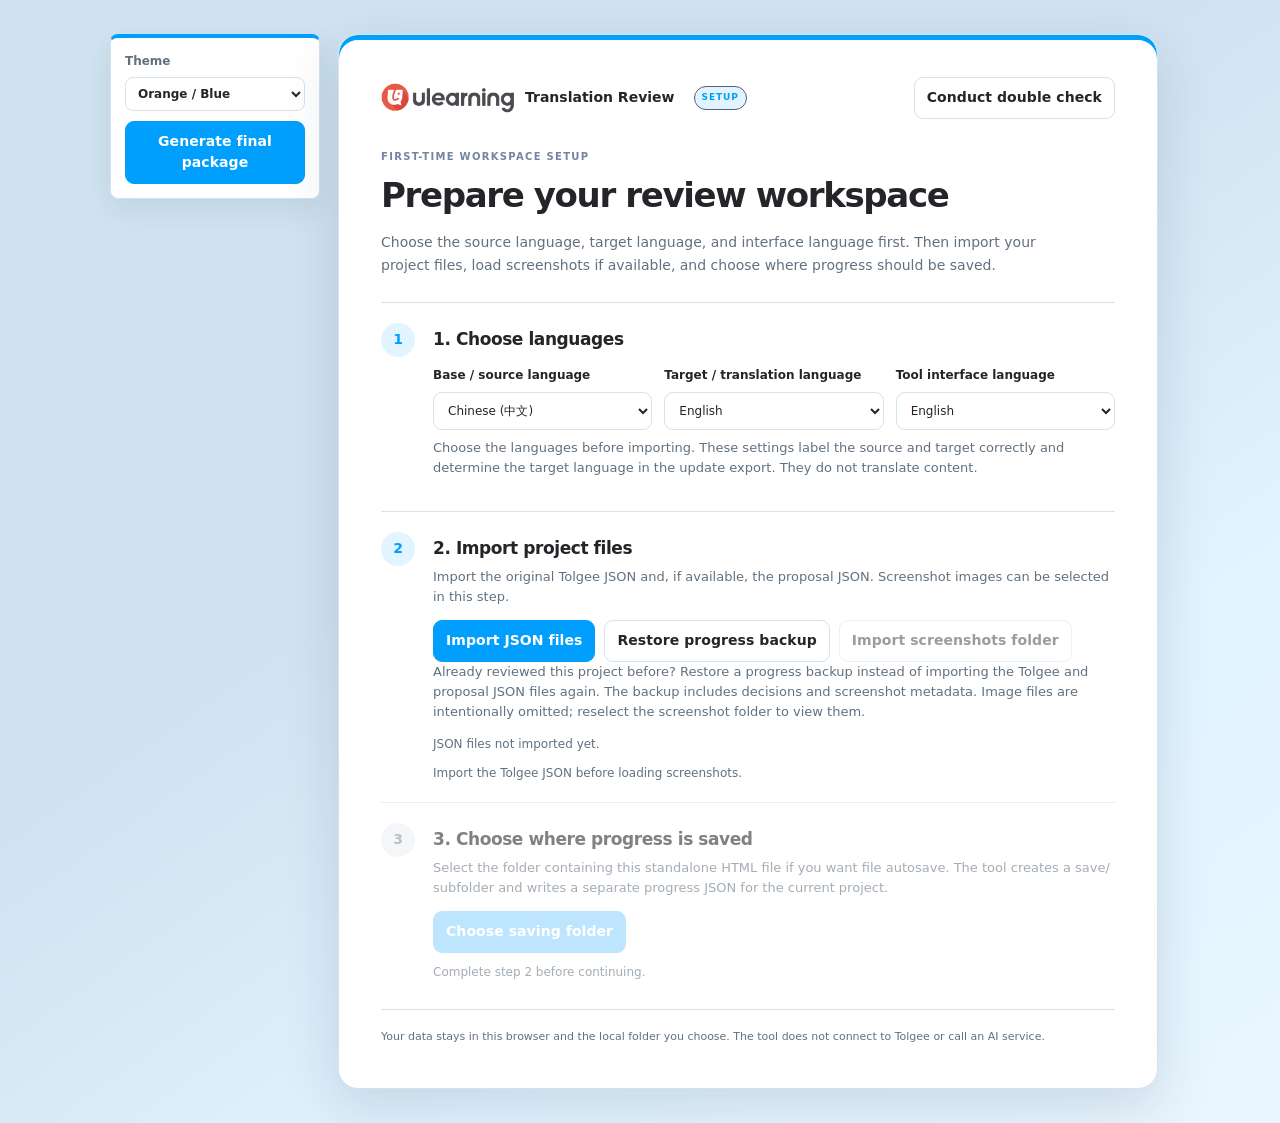
<file: public/index.html>
<!doctype html>
<html lang="en">
  <head>
    <meta charset="utf-8" />
    <meta name="viewport" content="width=device-width,initial-scale=1" />
    <title>ULearning Translation Review Desk v39</title>
    <link rel="stylesheet" href="./styles.css" />
    <link
      id="themeStylesheet"
      rel="stylesheet"
      href="./themes/palette-3.css"
    />
  </head>
  <body>
    <section id="setupWizard" class="setup-screen" aria-labelledby="setupTitle">
      <div class="setup-layout">
        <div class="setup-side-controls">
          <!--Theme picker: remove these comment markers to show it again.-->
          <label class="setup-theme-label" for="setupTheme">
            <span>Theme</span>
            <select
              id="setupTheme"
              data-theme-selector
              aria-label="Color theme"
            >
              <option value="original">Original</option>
              <option value="palette-1">Verdigris</option>
              <option value="palette-2">Lavender</option>
              <option value="palette-3" selected>Orange / Blue</option>
              <option value="palette-4">Raspberry / Forest</option>
              <option value="palette-5">Twilight / Teal</option>
              <option value="palette-6">Ocean / Berry</option>
              <option value="palette-7">Qwen Violet</option>
            </select>
          </label>
          <button id="setupGenerateFinalPackage" class="utility">
            Generate final package
          </button>
        </div>
        <div class="setup-card">
        <div class="setup-brand">
          <span
            class="brand-logo"
            role="img"
            aria-label="ULearning"
          ></span
          ><span class="brand-text">Translation Review</span
          ><span class="tag">SETUP</span>
          <div class="setup-workflow-actions">
            <button id="setupDoubleCheck" class="utility">
              Conduct double check
            </button>
          </div>
        </div>
        <div class="eyebrow" id="setupEyebrow">FIRST-TIME WORKSPACE SETUP</div>
        <h1 id="setupTitle">Prepare your review workspace</h1>
        <p class="setup-intro" id="setupIntro">
          Choose the source language, target language, and interface language
          first. Then import your project files, load screenshots if available,
          and choose where progress should be saved.
        </p>
        <div class="setup-step" id="setupLanguageStep">
          <div class="step-number">1</div>
          <div class="step-content">
            <h2 id="setupConfigTitle">Choose languages</h2>
            <div class="language-config-grid">
              <label for="setupBaseLanguage"
                ><span id="setupBaseLabel">Base / source language</span
                ><select id="setupBaseLanguage">
                  <option value="zh" selected>Chinese (中文)</option>
                  <option value="en">English</option>
                  <option value="es">Spanish (español)</option>
                  <option value="pt">Portuguese (português)</option>
                  <option value="ar">Arabic (العربية)</option>
                </select></label
              >
              <label for="setupTargetLanguage"
                ><span id="setupTargetLabel">Target / translation language</span
                ><select id="setupTargetLanguage">
                  <option value="zh">Chinese (中文)</option>
                  <option value="en" selected>English</option>
                  <option value="es">Spanish (español)</option>
                  <option value="pt">Portuguese (português)</option>
                  <option value="ar">Arabic (العربية)</option>
                </select></label
              >
              <label for="setupToolLanguage"
                ><span id="setupUiLabel">Tool interface language</span
                ><select id="setupToolLanguage">
                  <option value="en" selected>English</option>
                  <option value="zh">简体中文</option>
                </select></label
              >
            </div>
            <p class="setup-hint" id="setupLanguageHint">
              Choose the languages before importing. These settings label the
              source and target correctly and determine the target language in
              the update export. They do not translate content.
            </p>
          </div>
        </div>
        <div class="setup-step" id="setupImportStep">
          <div class="step-number">2</div>
          <div class="step-content">
            <h2 id="setupImportTitle">Import your project files</h2>
            <p id="setupImportDesc">
              Import the original Tolgee JSON and, if available, the proposal
              JSON. Screenshot images are selected in the next part of this
              step.
            </p>
            <div class="setup-buttons">
              <button id="setupImportJsons" class="primary">
                Import JSON files</button
              ><button id="setupRestoreBackup" class="utility">
                Restore progress backup</button
              ><button id="setupImportScreenshots" class="utility" disabled>
                Import screenshots folder</button
              ><button id="setupSkipScreenshots" class="text-button" hidden>
                No screenshots to import — skip
              </button>
            </div>
            <p class="setup-hint" id="setupRestoreHint">
              Already reviewed this project before? Restore a progress backup
              instead of importing the Tolgee and proposal JSON files again. The
              backup includes decisions and screenshot metadata. Image files are
              intentionally omitted; reselect the screenshot folder to view them.
            </p>
            <div class="setup-status" id="setupJsonStatus">
              JSON files not imported yet.
            </div>
            <div class="setup-status" id="setupScreenshotStatus">
              Import the Tolgee JSON before loading screenshots.
            </div>
          </div>
        </div>
        <div class="setup-step setup-step-locked" id="setupFolderStep">
          <div class="step-number">3</div>
          <div class="step-content">
            <h2 id="setupFolderTitle">Choose where progress is saved</h2>
            <p id="setupFolderDesc">
              Select any folder where you want project progress saved. If you
              select the folder containing this standalone HTML file, the tool
              writes into its <code>save/</code> subfolder; otherwise, it writes
              the project JSON directly into the selected folder.
            </p>
            <div class="setup-buttons">
              <button id="setupChooseFolder" class="primary" disabled>
                Choose saving folder</button
              ><button
                id="setupContinueBrowser"
                class="utility"
                hidden
                disabled
              >
                Continue with browser autosave instead
              </button>
            </div>
            <div class="setup-status" id="setupFolderStatus">
              Complete step 1 before continuing.
            </div>
          </div>
        </div>
        <p class="setup-footnote" id="setupFootnote">
          Your data stays in this browser and the local folder you choose. The
          tool does not connect to Tolgee or call an AI service.
        </p>
      </div>
      </div>
    </section>
    <div id="appShell" class="app-shell hidden">
      <header class="appbar">
        
        <div class="brand">
          <span
            class="brand-logo"
            role="img"
            aria-label="ULearning"
          ></span>
          <span class="brand-text">Review Desk</span>
        </div>
        <div class="bar-actions">
          <!-- Keep daily review actions visible; maintenance actions live in the Project menu. -->
          <button id="importFilesTop" class="action-import">
            Import screenshots folder
          </button>
          <button id="replaceTermsTop" class="utility">
            Replace glossary terms
          </button>
          <button id="importScreenshotsTop" class="utility" hidden>
            Import screenshots
          </button>
          <details class="project-menu" id="projectMenu">
            <summary id="projectMenuLabel">Project</summary>
            <div class="project-menu-popover">
              <button id="autosaveFileTop">Change saving location</button>
              <button id="backupTop">Download backup</button>
              <button id="restoreTop">Restore backup</button>
              <button id="resetTop" class="danger-utility">
                Clear workspace
              </button>
            </div>
          </details>
          <label class="live-language-label" for="liveToolLanguage"
            ><span id="liveLanguageLabelText">Interface</span>
            <select id="liveToolLanguage" aria-label="Tool interface language">
              <option value="en">English</option>
              <option value="zh">简体中文</option>
            </select>
          </label>
          <span id="autosaveFileStatus" class="top-autosave"
            title="Choose any saving folder; the tool folder uses save/, other folders receive the project JSON directly"
            role="button"
            tabindex="0"
            aria-label="Show local saving status details"
            >Local saving</span
          >
          <button id="exportTop" class="primary action-export">
            Export final file
          </button>
        </div>
      </header>
      <div class="layout">
        <button
          type="button"
          class="mobile-nav-toggle"
          id="mobileNavToggle"
          aria-expanded="false"
          aria-controls="reviewSidebar"
        >
          Review views
        </button>
        <aside id="reviewSidebar">
          <div class="navtitle" id="navTitle">Review views</div>
          <button class="nav nav-all active" data-view="all">
            All strings <span class="count" id="nAll">0</span>
          </button>
          <div class="nav-group-label" id="unchangedGroupLabel">
            Unchanged proposal review
          </div>
          <button class="nav" data-view="unchanged">
            Unchanged proposals <span class="count" id="nUnchanged">0</span>
          </button>
          <button class="nav" data-view="checkedUnchanged">
            Checked unchanged proposals
            <span class="count" id="nCheckedUnchanged">0</span>
          </button>
          <div class="nav-divider" aria-hidden="true"></div>
          <div class="nav-group-label" id="changedGroupLabel">
            Changed proposal review
          </div>
          <button class="nav" data-view="pending">
            Pending review <span class="count" id="nPending">0</span>
          </button>
          <button class="nav" data-view="accepted">
            Accepted / edited <span class="count" id="nApproved">0</span>
          </button>
          <button class="nav" data-view="rejected">
            Rejected <span class="count" id="nRejected">0</span>
          </button>
          <div class="nav-divider" aria-hidden="true"></div>
          <div class="nav-group-label" id="attentionGroupLabel">Attention</div>
          <button class="nav" data-view="untranslatable">
            Unable to translate
            <span class="count" id="nUntranslatable">0</span>
          </button>
          <details class="sidebar-help">
            <summary id="sidebarHelpLabel">Help &amp; local storage</summary>
            <div class="sidebar-help-content">
              <div class="sidebox">
                <b>Safe hand-off workflow</b>1. Import the original Tolgee JSON
                export.<br />2. Import ChatGPT proposals.<br />3. Decide page by
                page.<br />4. Export and share the single final file.<br />5. Use
                Generate final package to create the final JSON and review
                report.<br /><br />No AI/API calls or Tolgee credentials are used
                in this HTML file.
              </div>
              <div class="sidebox">
                <b>Progress is local</b>Auto-saves in this browser profile.
                Optional file autosave writes the project JSON in your selected
                folder (or in save/ if you select the tool folder). Download a
                progress backup before switching devices or clearing browser data.
              </div>
            </div>
          </details>
          <!--Theme picker: remove these comment markers to show it again.-->
          <label class="live-theme-label" for="liveTheme">
            <span>Theme</span>
            <select id="liveTheme" data-theme-selector aria-label="Color theme">
              <option value="original">Original</option>
              <option value="palette-1">Verdigris</option>
              <option value="palette-2"> Lavender</option>
              <option value="palette-3" selected>Orange / Blue</option>
              <option value="palette-4">Raspberry / Forest</option>
              <option value="palette-5">Twilight / Teal</option>
              <option value="palette-6">Ocean / Berry</option>
              <option value="palette-7">Qwen Violet</option>
            </select>
          </label>
          <button
            id="workspaceGenerateFinalPackage"
            class="utility sidebar-package-button"
          >
            Generate final package
          </button>
        </aside>
        <main class="main">
          <div class="head">
            <div>
              <div class="eyebrow">
                Chinese → Target language · Human-in-the-loop
              </div>
              <h1 id="projectTitle">Translation review workspace</h1>
              <p>
                Compare the Chinese source, existing translation, and proposal.
                Accept, reject, or edit each suggestion. Export a final JSON in
                the original structure and entry order.
              </p>
            </div>
          </div>
          <div id="notice" class="notice">
            Start by importing the Tolgee JSON extracted from the import
            package. Then import the separate proposal JSON generated by
            ChatGPT. If a proposal file is missing, the original translation
            will remain unchanged.
          </div>
          <section class="stats">
            <div
              class="stat clickable"
              role="button"
              tabindex="0"
              data-stat-view="all"
              title="Show all loaded strings"
            >
              <label>All strings</label><strong id="total">0</strong
              ><small>From Tolgee export</small>
            </div>
            <div
              class="stat clickable"
              role="button"
              tabindex="0"
              data-stat-view="pending"
              title="Show proposals still awaiting a decision"
            >
              <label>Pending review</label><strong id="pending">0</strong
              ><small>Unresolved proposals only</small>
            </div>
            <div
              class="stat clickable"
              role="button"
              tabindex="0"
              data-stat-view="accepted"
              title="Show accepted and edited strings"
            >
              <label>Accepted / edited</label><strong id="approved">0</strong
              ><small>Will use selected English</small>
            </div>
            <div
              class="stat clickable"
              role="button"
              tabindex="0"
              data-stat-view="rejected"
              title="Show rejected strings"
            >
              <label>Rejected</label><strong id="rejected">0</strong
              ><small>Original English retained</small>
            </div>
            <div
              class="stat clickable progress-stat"
              role="button"
              tabindex="0"
              data-stat-view="pending"
              title="Show pending decisions"
            >
              <label>Decision progress</label><strong id="progress">0%</strong
              ><small id="progressText">0 of 0 proposals decided</small>
            </div>
          </section>
          <div class="toolbar">
            <div class="search">
              <input
                id="q"
                placeholder="Search selected fields…"
              />
            </div>
            <div class="search-scope" id="searchScope">
              <button
                type="button"
                class="search-scope-trigger"
                id="searchScopeTrigger"
                aria-haspopup="true"
                aria-expanded="false"
              >
                <span id="searchScopeCaption">Search in: all fields</span
                ><span aria-hidden="true">▾</span>
              </button>
              <div
                class="search-scope-menu"
                id="searchScopeMenu"
                role="group"
                aria-label="Search fields"
              >
                <button
                  type="button"
                  class="filter-clear"
                  id="selectAllSearchScopes"
                >
                  Select all fields
                </button>
                <label class="search-scope-option"
                  ><input
                    type="checkbox"
                    value="source"
                    data-search-label="searchSource"
                    checked
                  /><span>Source text</span></label
                >
                <label class="search-scope-option"
                  ><input
                    type="checkbox"
                    value="original"
                    data-search-label="searchOriginal"
                    checked
                  /><span>Original translation</span></label
                >
                <label class="search-scope-option"
                  ><input
                    type="checkbox"
                    value="proposal"
                    data-search-label="searchProposal"
                    checked
                  /><span>ChatGPT proposal</span></label
                >
                <label class="search-scope-option"
                  ><input
                    type="checkbox"
                    value="final"
                    data-search-label="searchFinal"
                    checked
                  /><span>Final result</span></label
                >
                <label class="search-scope-option"
                  ><input
                    type="checkbox"
                    value="keyName"
                    data-search-label="searchKeyName"
                    checked
                  /><span>Key name</span></label
                >
                <label class="search-scope-option"
                  ><input
                    type="checkbox"
                    value="keyId"
                    data-search-label="searchKeyId"
                    checked
                  /><span>Key ID</span></label
                >
              </div>
            </div>
            <select id="confidence">
              <option value="any">Any confidence</option>
              <option value="low">Low (&lt;70)</option>
              <option value="medium">Medium (70–89)</option>
              <option value="high">High (90–100)</option>
              <option value="none">No estimate</option>
            </select>
            <label
              class="toggle clarification-control"
              title="Shows entries where ChatGPT indicates that a person must clarify the meaning, context, or intended wording before a reliable translation can be chosen."
              ><input type="checkbox" id="onlyIssues" /> Human clarification
              needed</label
            >
            <select id="sort">
              <option value="source">Source order</option>
              <option value="key">Key A–Z</option>
              <option value="confidenceAsc">Lowest confidence first</option>
              <option value="confidenceDesc">Highest confidence first</option>
            </select>
            <select id="pageSize" aria-label="Rows per page">
              <option value="10">10 / page</option>
              <option value="20" selected>20 / page</option>
              <option value="50">50 / page</option>
              <option value="100">100 / page</option>
            </select>
          </div>
          <div class="meta">
            <span id="shown">Import a Tolgee JSON file to begin.</span>
            <div class="pager">
              <button class="small" id="firstPage">« First</button
              ><button class="small" id="prevPage">‹ Previous</button
              ><span id="pageInfo">Page 0 of 0</span
              ><button class="small" id="nextPage">Next ›</button
              ><button class="small" id="lastPage">Last »</button>
            </div>
          </div>
          <div id="list" class="list">
            <div class="empty">
              <b>No Tolgee export loaded</b>Import the Tolgee JSON file from the
              extracted import package to begin.
            </div>
          </div>
          <div class="meta" style="margin-top: 14px">
            <span id="shownBottom"></span>
            <div class="pager">
              <button class="small" id="prevBottom">‹ Previous</button
              ><button class="small" id="nextBottom">Next ›</button>
            </div>
          </div>
        </main>
      </div>
    </div>
    <!-- /appShell -->
    <div class="modalbg" id="importModal">
      <div class="modal">
        <div class="modalhead">
          <h2 id="modalTitle">Import files</h2>
          <button id="closeModal">✕</button>
        </div>
        <div class="modalbody">
          <p id="modalIntro">
            Load the original Tolgee export and the ChatGPT proposal file. They
            can be imported separately.
          </p>
          <div class="drop">
            <label for="tolgeeFile"
              >Or 1. Original Tolgee JSON (required for final export)</label
            ><input
              type="file"
              id="tolgeeFile"
              accept=".json,application/json"
            /><small
              >Expected structure: schema_version, project, export_metadata,
              translations[]. Screenshot metadata is used for review and saved
              in progress backups; it is omitted from the final Tolgee
              export.</small
            >
          </div>
          <div class="drop">
            <label for="proposalFile"
              >2. ChatGPT proposals JSON (optional at first)</label
            ><input
              type="file"
              id="proposalFile"
              accept=".json,application/json"
            /><small
              >Expected structure: { "schema_version": 1, "project": {...},
              "translations": [{ "key": "...", "proposal": "...", "confidence":
              0-100, "reason": "...", "issue_category": "...",
              "clarification_needed": false }] }. Match is by object_id, then
              key_id, then the exact namespace + key pair. A bare key is used
              only when it has one unambiguous match.</small
            >
          </div>
          <div class="drop">
            <label for="screenshotsFolder"
              >3. Screenshots folder (optional fallback)</label
            ><input
              type="file"
              id="screenshotsFolder"
              accept="image/*"
              webkitdirectory
              directory
              multiple
            /><small
              >Select the folder containing the exported screenshot files if you
              are importing JSON separately. The tool matches images to each
              Tolgee entry using screenshots[].local_file, filename, or
              screenshot_id.</small
            >
          </div>
          <div
            id="modalError"
            style="color: #a12d2d; font-size: 12px; white-space: pre-wrap"
          ></div>
          <p style="font-size: 12px; color: #66758b">
            “Clarification needed” means ChatGPT believes a human must clarify
            the source meaning or context. It is different from “Unable to
            translate,” which flags a case where ChatGPT could not produce a
            reliable translation.
          </p>
          <div class="notice">
            Importing a new Tolgee JSON file replaces the current source
            dataset. Download a progress backup first if you need to preserve
            decisions from the current session.
          </div>
        </div>
        <div class="modalfoot">
          <button id="cancelModal">Cancel</button
          ><button class="primary" id="loadFiles">
            Import selected file(s)
          </button>
        </div>
      </div>
    </div>
    <div
      class="modalbg"
      id="restoreBackupModal"
      role="dialog"
      aria-modal="true"
      aria-labelledby="restoreBackupTitle"
    >
      <div class="modal">
        <div class="modalhead">
          <h2 id="restoreBackupTitle">Restore review progress</h2>
          <button id="closeRestoreBackup" aria-label="Close">✕</button>
        </div>
        <div class="modalbody">
          <p id="restoreBackupIntro">
            Select the progress backup JSON. You may also select the screenshots
            folder now so screenshot images are available immediately.
          </p>
          <div class="drop">
            <label for="restoreBackupFile" id="restoreBackupFileLabel"
              >Progress backup JSON (required)</label
            >
            <input
              type="file"
              id="restoreBackupFile"
              accept=".json,application/json"
            />
          </div>
          <div class="drop">
            <label for="restoreScreenshotsFolder" id="restoreScreenshotsLabel"
              >Screenshots folder (optional)</label
            >
            <input
              type="file"
              id="restoreScreenshotsFolder"
              accept="image/*"
              webkitdirectory
              directory
              multiple
            />
            <small id="restoreScreenshotsHelp"
              >You can continue without this folder. Screenshot metadata remains
              in the backup, but images will stay unavailable until loaded.</small
            >
          </div>
          <div
            id="restoreBackupError"
            style="color: #a12d2d; font-size: 12px; white-space: pre-wrap"
          ></div>
        </div>
        <div class="modalfoot">
          <button id="cancelRestoreBackup">Cancel</button>
          <button class="primary" id="continueRestoreBackup" disabled>
            Continue restore
          </button>
        </div>
      </div>
    </div>
    <div class="modalbg" id="editModal">
      <div class="modal">
        <div class="modalhead">
          <h2>Edit final translation</h2>
          <button id="closeEdit">✕</button>
        </div>
        <div class="modalbody">
          <p id="editMeta"></p>
          <div
            style="
              display: flex;
              gap: 8px;
              flex-wrap: wrap;
              margin-bottom: 10px;
            "
          >
            <button type="button" id="editFromProposal">
              Start from proposal</button
            ><button type="button" id="editFromOriginal">
              Start from original translation
            </button>
          </div>
          <label class="editlabel" for="editText"
            >Final target translation to export</label
          ><textarea id="editText" class="editarea"></textarea>
          <div id="placeholderWarning"></div>
          <section class="icu-tools" aria-labelledby="icuToolsTitle">
            <button type="button" id="toggleIcuTools" class="icu-tools-launch">
              Add ICU
            </button>
            <div id="icuToolsPanel" class="icu-tools-panel hidden">
              <div class="icu-tools-head">
              <strong id="icuToolsTitle">ICU rule tools</strong>
              <span id="icuStatusBadge" class="icu-badge">Simple text</span>
              </div>
            <p id="icuToolsHelp" style="font-size: 12px; margin: 0">
              Add a cardinal or ordinal rule to each applicable variable, then
              test every variable independently before saving.
            </p>
            <div class="icu-builder-grid">
              <label for="icuVariableName"
                ><span id="icuVariableLabel">Quantity variable</span
                ><input
                  id="icuVariableName"
                  type="text"
                  value="count"
                  autocomplete="off"
                  spellcheck="false"
              /></label>
              <label for="icuRuleType"
                ><span id="icuRuleTypeLabel">Rule type</span
                ><select id="icuRuleType">
                  <option value="plural" selected>Cardinal plural</option>
                  <option value="selectordinal">Ordinal plural</option>
                </select></label
              >
            </div>
            <div class="icu-actions">
              <button type="button" id="createIcuRule">
                Add ICU rule
              </button>
            </div>
            <div id="icuBranchEditor" class="icu-branch-editor hidden"></div>
            <div class="icu-test-label">
              <span id="icuTestValuesLabel">Preview ICU variables</span>
              <div
                id="icuPreviewValueFields"
                class="icu-preview-value-fields"
              ></div>
              <input id="icuTestValues" type="hidden" value="{}" />
            </div>
            <div id="icuValidationResult" class="icu-result">
              This translation does not contain an ICU rule.
            </div>
            <div id="icuLivePreview" class="icu-live-preview hidden">
              <span id="icuLivePreviewLabel">Live result</span>
              <div id="icuPreviewOutput" class="icu-preview-output"></div>
            </div>
            </div>
          </section>
          <p style="font-size: 12px; margin: 8px 0 0">
            Choose either starting point, then edit the text above. Saving sets
            the final target translation to your edited text.
          </p>
        </div>
        <div class="modalfoot">
          <button id="cancelEdit">Cancel</button
          ><button class="primary" id="saveEdit">Save edit</button>
        </div>
      </div>
    </div>
    <div
      class="modalbg"
      id="sentenceCaseModal"
      role="dialog"
      aria-modal="true"
      aria-labelledby="sentenceCaseTitle"
    >
      <div class="modal sentence-case-modal">
        <div class="modalhead">
          <h2 id="sentenceCaseTitle">Sentence case check</h2>
          <button id="closeSentenceCase" aria-label="Cancel">✕</button>
        </div>
        <div class="modalbody">
          <p id="sentenceCaseMessage">
            This entry still lacks sentence case. Proceed anyway?
          </p>
          <div class="sentence-case-preview">
            <div>
              <strong id="sentenceCaseCurrentLabel">Current text</strong>
              <p id="sentenceCaseCurrent" dir="auto"></p>
            </div>
            <div>
              <strong id="sentenceCaseSuggestedLabel">With sentence case</strong>
              <p id="sentenceCaseSuggested" dir="auto"></p>
            </div>
          </div>
        </div>
        <div class="modalfoot">
          <button id="proceedWithoutSentenceCase">Yes, proceed anyway</button>
          <button class="primary" id="applySentenceCaseChoice">
            Apply sentence case
          </button>
        </div>
      </div>
    </div>
    <div class="modalbg" id="replaceTermsModal">
      <div class="modal">
        <div class="modalhead">
          <h2 id="replaceTermsTitle">Replace target-language terms</h2>
          <button id="closeReplaceTerms" aria-label="Close">✕</button>
        </div>
        <div class="modalbody">
          <div class="replace-grid">
            <label for="replaceFind"
              ><span id="replaceFindLabel">Find exact target-language term</span
              ><input id="replaceFind" type="text" dir="auto" autocomplete="off"
            /></label>
            <label for="replaceWith"
              ><span id="replaceWithLabel">Replace with</span
              ><input id="replaceWith" type="text" dir="auto" autocomplete="off"
            /></label>
            <label class="replace-scope" for="replaceScope"
              ><span id="replaceScopeLabel">Apply to</span
              ><select id="replaceScope">
                <option value="pending" selected>
                  Pending proposals only
                </option>
                <option value="all">
                  All entries, including decided final translations
                </option>
              </select></label
            >
          </div>
          <div id="replacePreview" class="replace-preview">
            Enter a term to preview affected entries.
          </div>
          <h3 id="glossaryHeading" class="glossary-heading">
            Saved glossary for current target language
          </h3>
          <div id="glossaryList" class="glossary-list"></div>
        </div>
        <div class="modalfoot">
          <button id="cancelReplaceTerms">Close</button>
          <button id="downloadGlossaryJson">Download glossary JSON</button>
          <button id="applyTermReplacement" class="primary" disabled>
            Replace and save rule
          </button>
        </div>
      </div>
    </div>
    <div
      class="modalbg"
      id="screenshotModal"
      role="dialog"
      aria-modal="true"
      aria-labelledby="screenshotModalTitle"
    >
      <div class="modal screenshot-modal">
        <div class="modalhead">
          <h2 id="screenshotModalTitle">Entry screenshot</h2>
          <button id="closeScreenshot" aria-label="Close screenshot">✕</button>
        </div>
        <div class="modalbody">
          <div class="screenshot-stage">
            <button
              type="button"
              id="previousScreenshot"
              class="screenshot-nav"
              aria-label="Previous screenshot"
              title="Previous screenshot"
            >
              ‹
            </button>
            <img
              id="screenshotModalImage"
              class="screenshot-modal-image"
              alt="Tolgee entry screenshot"
            />
            <button
              type="button"
              id="nextScreenshot"
              class="screenshot-nav"
              aria-label="Next screenshot"
              title="Next screenshot"
            >
              ›
            </button>
          </div>
          <div id="screenshotModalCounter" class="screenshot-modal-counter">
            1 / 1
          </div>
        </div>
        <div class="modalfoot">
          <button id="closeScreenshotBottom">Close</button>
        </div>
      </div>
    </div>
    <input
      type="file"
      id="setupScreenshotsInput"
      class="hidden"
      accept="image/*"
      webkitdirectory
      directory
      multiple
      aria-label="Choose screenshots folder"
    />
    <input
      type="file"
      id="finalTransferInput"
      class="hidden"
      accept="application/json,.json"
      aria-label="Choose final transfer JSON"
    />
    <div class="toast" id="toast" role="status" aria-live="polite"></div>
    <script src="./icu-bundle.js"></script>
    <script src="./app.js"></script>
  </body>
</html>
</file>
<file: public/styles.css>
/* ULearning Translation Review Desk v16 — namespace-aware key identity */
      :root {
        --bg: #f3f6fb;
        --navy: #13213a;
        --ink: #1c2940;
        --muted: #6d7b91;
        --line: #dce3ed;
        --blue: #345df5;
        --blue2: #edf1ff;
        --green: #16734a;
        --greenbg: #e7f7ef;
        --red: #9f3737;
        --redbg: #fff0ef;
        --amber: #875d00;
        --amberbg: #fff5d9;
        --white: #fff;
        --workspace-bg: #dbe4f2;
        --ulearning-logo: url("[data-uri]");
      }
      * {
        box-sizing: border-box;
      }
      body {
        margin: 0;
        background: var(--bg);
        color: var(--ink);
        font:
          14px/1.55 Inter,
          "Segoe UI Variable",
          Aptos,
          system-ui,
          -apple-system,
          BlinkMacSystemFont,
          "Segoe UI",
          sans-serif;
      }
      button,
      input,
      select,
      textarea {
        font: inherit;
      }
      /* Typography polish: clearer hierarchy, smoother text rendering, and a more contemporary system font stack. */
      body {
        -webkit-font-smoothing: antialiased;
        text-rendering: optimizeLegibility;
      }
      h1,
      h2,
      .brand,
      .zh,
      .stat strong {
        font-family:
          Inter,
          "Segoe UI Variable",
          Aptos,
          system-ui,
          -apple-system,
          BlinkMacSystemFont,
          "Segoe UI",
          sans-serif;
      }
      h1,
      h2 {
        letter-spacing: -0.025em;
      }
      .head h1 {
        font-weight: 760;
      }
      .zh {
        font-weight: 680;
        line-height: 1.45;
      }
      .panel,
      .reason,
      .context div {
        line-height: 1.65;
      }
      button {
        letter-spacing: 0.005em;
      }
      button {
        cursor: pointer;
        border: 1px solid var(--line);
        background: #fff;
        color: var(--ink);
        padding: 9px 12px;
        border-radius: 9px;
        font-weight: 650;
      }
      button:hover {
        border-color: #9babc4;
      }
      button:disabled {
        opacity: 0.45;
        cursor: not-allowed;
      }
      .primary {
        background: var(--blue);
        border-color: var(--blue);
        color: white;
      }
      .good {
        color: var(--green);
        border-color: #b9e4cd;
        background: #f4fcf7;
      }
      .bad {
        color: var(--red);
        border-color: #f1c4c1;
        background: #fff8f7;
      }
      .small {
        padding: 6px 9px;
        font-size: 12px;
      }
      .appbar {
        position: sticky;
        top: 0;
        z-index: 20;
        box-shadow: 0 4px 14px rgba(19, 33, 58, 0.1);
        height: 62px;
        background: var(--navy);
        color: white;
        display: flex;
        align-items: center;
        justify-content: space-between;
        padding: 0 24px;
        gap: 16px;
      }
      .brand {
        display: flex;
        align-items: center;
        gap: 10px;
        font-weight: 800;
        font-size: 16px;
        white-space: nowrap;
      }
      .brand-logo {
        display: inline-block;
        flex: none;
        width: 112px;
        height: 25px;
        background-image: var(--ulearning-logo);
        background-repeat: no-repeat;
        background-position: center;
        background-size: contain;
      }
      .appbar .brand-logo {
        width: 118px;
        height: 32px;
        border-radius: 4px;
        background-color: #fff;
        background-size: calc(100% - 12px) auto;
      }
      .tag {
        font-size: 10px;
        border: 1px solid #53617a;
        color: #d7e1f3;
        padding: 4px 8px;
        border-radius: 30px;
        margin-left: 9px;
      }
      .bar-actions {
        display: flex;
        gap: 7px;
        flex-wrap: nowrap;
        align-items: center;
        justify-content: flex-end;
        min-width: 0;
      }
      .bar-actions button {
        font-size: 11px;
        padding: 7px 9px;
      }
      .bar-actions .utility {
        background: #243653;
        border-color: #52617a;
        color: #edf3ff;
      }
      .bar-actions .action-import {
        background: #eaf1ff;
        border-color: #b9ccff;
        color: #2348b8;
      }
      .bar-actions .action-import:hover {
        background: #dce7ff;
        border-color: #8eabff;
      }
      .bar-actions .action-export {
        background: #16734a;
        border-color: #16734a;
        color: #fff;
      }
      .bar-actions .action-export:hover {
        background: #105d3b;
        border-color: #105d3b;
      }
      .bar-actions .danger-utility {
        background: #fff1f0;
        border-color: #e9b6b1;
        color: #9f3737;
      }
      .bar-actions .danger-utility:hover {
        background: #ffe5e2;
        border-color: #d9928b;
      }
      .project-menu {
        position: relative;
      }
      .project-menu summary {
        list-style: none;
        cursor: pointer;
        user-select: none;
        border: 1px solid #52617a;
        border-radius: 9px;
        background: #243653;
        color: #edf3ff;
        padding: 7px 10px;
        font-size: 11px;
        font-weight: 650;
        white-space: nowrap;
      }
      .project-menu summary::-webkit-details-marker {
        display: none;
      }
      .project-menu summary::after {
        content: "\25BE";
        margin-left: 7px;
        color: #b9c7dc;
      }
      .project-menu[open] summary {
        background: #314664;
        border-color: #8090aa;
      }
      .project-menu-popover {
        position: absolute;
        z-index: 50;
        top: calc(100% + 8px);
        right: 0;
        width: 230px;
        padding: 7px;
        border: 1px solid #cbd5e3;
        border-radius: 10px;
        background: #fff;
        box-shadow: 0 14px 30px rgba(8, 18, 35, 0.24);
      }
      .project-menu-popover button {
        display: block;
        width: 100%;
        padding: 9px 10px;
        border: 0;
        border-radius: 7px;
        background: transparent;
        color: var(--ink);
        text-align: left;
        font-size: 12px;
      }
      .project-menu-popover button:hover {
        background: #f0f4fa;
      }
      .project-menu-popover .danger-utility {
        color: var(--red);
      }
      .project-menu-popover .danger-utility:hover {
        background: var(--redbg);
      }
      .top-autosave {
        display: inline-flex;
        align-items: center;
        gap: 5px;
        max-width: 118px;
        color: #cbd7eb;
        font-size: 10px;
        line-height: 1.2;
        white-space: nowrap;
        overflow: hidden;
        text-overflow: ellipsis;
        cursor: help;
      }
      .top-autosave.error {
        cursor: pointer;
      }
      .top-autosave.error:hover,
      .top-autosave.error:focus-visible {
        color: #fff;
        text-decoration: underline;
        outline: none;
      }
      .top-autosave::before {
        content: "";
        flex: none;
        width: 7px;
        height: 7px;
        border-radius: 50%;
        background: #91a0b6;
      }
      .top-autosave.ok::before {
        background: #62d391;
      }
      .top-autosave.error::before {
        background: #ff8b82;
      }
      .item.review-accepted {
        border-color: #8fc9aa;
        box-shadow: inset 4px 0 0 #2f9b65;
      }
      .item.review-rejected {
        border-color: #e4a09b;
        box-shadow: inset 4px 0 0 #c34b45;
      }
      .item.review-edited {
        border-color: #a8b8f4;
        box-shadow: inset 4px 0 0 #345df5;
      }
      .item.review-accepted .itemhead {
        background: #f0fbf4;
      }
      .item.review-rejected .itemhead {
        background: #fff4f3;
      }
      .item.review-edited .itemhead {
        background: #f3f5ff;
      }
      .panel.edit-source {
        cursor: pointer;
        transition:
          border-color 0.12s,
          box-shadow 0.12s;
      }
      .panel.edit-source:hover,
      .panel.edit-source:focus {
        border-color: var(--blue);
        box-shadow: 0 0 0 2px #345df51a;
        outline: none;
      }
      .edit-hint {
        font-size: 10px;
        color: #7585a0;
        margin-top: 4px;
      }
      .layout {
        max-width: 1680px;
        margin: auto;
        display: grid;
        grid-template-columns: 220px minmax(0, 1fr);
        min-height: calc(100vh - 62px);
      }
      aside {
        background: #172744;
        padding: 20px 13px;
        color: #d4def0;
        position: sticky;
        align-self: start;
        overflow-y: auto;
        z-index: 5;
        display: flex;
        flex-direction: column;
        top: 62px;
        height: calc(100vh - 62px);
        height: calc(100dvh - 62px);
      }
      .navtitle {
        font-size: 10px;
        letter-spacing: 0.12em;
        color: #93a4c0;
        font-weight: 800;
        margin: 8px 10px 12px;
        text-transform: uppercase;
      }
      .nav {
        width: 100%;
        display: flex;
        align-items: center;
        gap: 8px;
        text-align: left;
        background: transparent;
        border: 0;
        color: #bdcbe0;
        margin: 3px 0;
        padding: 11px;
      }
      .nav.active {
        background: #2a4069;
        color: white;
      }
      .count {
        margin-left: auto;
        font-size: 11px;
        background: #334a70;
        padding: 2px 7px;
        border-radius: 20px;
      }
      .nav-group-label {
        display: flex;
        align-items: center;
        justify-content: space-between;
        gap: 8px;
        margin: 15px 10px 6px;
        color: #93a4c0;
        font-size: 10px;
        font-weight: 800;
        text-transform: uppercase;
        letter-spacing: 0.08em;
      }
      .nav-divider {
        height: 1px;
        margin: 14px 10px;
        background: #354a6c;
      }
      .sidebox {
        font-size: 12px;
        line-height: 1.55;
        color: #bdcbe0;
        background: #1e3151;
        border: 1px solid #354a6c;
        border-radius: 11px;
        padding: 12px;
        margin-top: 22px;
      }
      .sidebox b {
        color: white;
        display: block;
        margin-bottom: 5px;
      }
      .sidebar-help {
        margin-top: 18px;
        border: 1px solid #354a6c;
        border-radius: 9px;
        background: #1e3151;
      }
      .sidebar-help summary {
        list-style: none;
        cursor: pointer;
        padding: 10px 11px;
        color: #dce6f6;
        font-size: 12px;
        font-weight: 700;
      }
      .sidebar-help summary::-webkit-details-marker {
        display: none;
      }
      .sidebar-help summary::after {
        content: "+";
        float: right;
        color: #93a4c0;
      }
      .sidebar-help[open] summary::after {
        content: "\2212";
      }
      .sidebar-help-content {
        border-top: 1px solid #354a6c;
        padding: 4px 11px 11px;
      }
      .sidebar-help .sidebox {
        margin: 0;
        padding: 10px 0 0;
        border: 0;
        border-radius: 0;
        background: transparent;
      }
      .sidebar-help .sidebox + .sidebox {
        margin-top: 10px;
        border-top: 1px solid #354a6c;
      }
      .mobile-nav-toggle {
        display: none;
      }
      .main {
        padding: 25px 27px 45px;
        min-width: 0;
      }
      .head {
        display: flex;
        justify-content: space-between;
        align-items: flex-start;
        gap: 20px;
        margin-bottom: 19px;
      }
      .eyebrow {
        font-size: 10px;
        text-transform: uppercase;
        letter-spacing: 0.13em;
        font-weight: 800;
        color: #7385a3;
      }
      .head h1 {
        font-size: 26px;
        letter-spacing: -0.04em;
        margin: 3px 0 5px;
      }
      .head p {
        margin: 0;
        color: var(--muted);
        max-width: 850px;
      }
      .head-buttons {
        display: flex;
        gap: 8px;
        flex-wrap: wrap;
      }
      .stats {
        display: flex;
        align-items: stretch;
        gap: 0;
        margin-bottom: 14px;
        overflow: hidden;
        border: 1px solid var(--line);
        border-radius: 10px;
        background: #fff;
      }
      .stat {
        display: grid;
        grid-template-columns: auto auto;
        align-content: center;
        align-items: baseline;
        column-gap: 7px;
        flex: 1 1 0;
        background: transparent;
        border: 0;
        border-right: 1px solid var(--line);
        border-radius: 0;
        padding: 10px 13px;
        min-width: 0;
      }
      .stat:last-child {
        border-right: 0;
      }
      .stat.clickable {
        cursor: pointer;
        transition:
          border-color 0.15s,
          box-shadow 0.15s;
      }
      .stat.clickable:hover,
      .stat.clickable:focus {
        border-color: #9babc4;
        box-shadow: 0 2px 9px #13213a12;
        outline: none;
      }
      .autosave-status {
        font-size: 11px;
        color: #d4def0;
        margin: 8px 2px 0;
        overflow-wrap: anywhere;
      }
      .autosave-status.error {
        color: #ffc4bc;
      }
      .autosave-status.ok {
        color: #b8f0cf;
      }
      .stat label {
        display: inline;
        color: var(--muted);
        font-size: 11px;
        white-space: nowrap;
      }
      .stat strong {
        display: inline;
        font-size: 17px;
        letter-spacing: 0;
        margin: 0;
      }
      .stat small {
        grid-column: 1 / -1;
        font-size: 10px;
        color: #8c99ac;
        white-space: nowrap;
        overflow: hidden;
        text-overflow: ellipsis;
      }
      .progress-stat {
        position: relative;
        padding-bottom: 13px;
      }
      .progress-stat::after {
        content: "";
        position: absolute;
        left: 12px;
        right: 12px;
        bottom: 6px;
        height: 3px;
        border-radius: 3px;
        background: linear-gradient(
          to right,
          var(--blue) 0 var(--progress, 0%),
          #e3e9f2 var(--progress, 0%) 100%
        );
      }
      .toolbar {
        background: white;
        border: 1px solid var(--line);
        border-radius: 12px;
        padding: 10px;
        display: flex;
        gap: 8px;
        align-items: center;
        flex-wrap: wrap;
        margin-bottom: 10px;
      }
      .search {
        flex: 1;
        min-width: 210px;
      }
      .search input {
        width: 100%;
      }
      input,
      select,
      textarea {
        border: 1px solid var(--line);
        border-radius: 8px;
        background: white;
        color: var(--ink);
        padding: 9px 10px;
      }
      select {
        max-width: 100%;
      }
      .toggle {
        display: flex;
        gap: 6px;
        align-items: center;
        font-size: 12px;
        color: #52637b;
        white-space: nowrap;
      }
      .toggle input {
        accent-color: var(--blue);
      }
      .meta {
        display: flex;
        justify-content: space-between;
        align-items: center;
        gap: 12px;
        color: var(--muted);
        font-size: 12px;
        margin: 8px 2px 10px;
        flex-wrap: wrap;
      }
      .pager {
        display: flex;
        align-items: center;
        gap: 6px;
        flex-wrap: wrap;
      }
      .pager select {
        padding: 6px 8px;
      }
      .list {
        display: flex;
        flex-direction: column;
        gap: 11px;
      }
      .item {
        background: white;
        border: 1px solid var(--line);
        border-radius: 12px;
        overflow: hidden;
      }
      .itemhead {
        display: flex;
        align-items: flex-start;
        justify-content: space-between;
        gap: 12px;
        padding: 12px 15px;
        background: #fbfcff;
        border-bottom: 1px solid #edf0f5;
      }
      .zh {
        font-weight: 750;
        font-size: 15px;
        white-space: pre-wrap;
        overflow-wrap: anywhere;
      }
      .source-line {
        display: flex;
        align-items: flex-start;
        gap: 8px;
      }
      .source-line .zh {
        min-width: 0;
      }
      .copy-source {
        flex: 0 0 auto;
        padding: 3px 7px;
        border-radius: 6px;
        color: #5e6d83;
        font-size: 10px;
      }
      .key {
        font:
          11px ui-monospace,
          SFMono-Regular,
          Consolas,
          monospace;
        color: #6e7e96;
        margin-top: 3px;
        overflow-wrap: anywhere;
        cursor: help;
      }
      .chips {
        display: flex;
        gap: 6px;
        align-items: center;
        justify-content: flex-end;
        flex-wrap: wrap;
      }
      .chip {
        font-size: 10px;
        font-weight: 750;
        padding: 4px 8px;
        border-radius: 20px;
        background: #eef1f6;
        color: #66758b;
        white-space: nowrap;
      }
      .chip.pending {
        background: var(--amberbg);
        color: var(--amber);
      }
      .chip.accepted {
        background: var(--greenbg);
        color: var(--green);
      }
      .chip.rejected {
        background: #eef1f5;
        color: #647188;
      }
      .chip.edited {
        background: var(--blue2);
        color: #244bc9;
      }
      .chip.conf {
        background: #f1f4f9;
        color: #53627a;
      }
      .cols {
        display: grid;
        grid-template-columns: 1fr 1fr 1fr;
        gap: 11px;
        padding: 13px 14px;
      }
      .panelwrap {
        min-width: 0;
      }
      .label {
        font-size: 10px;
        letter-spacing: 0.08em;
        font-weight: 800;
        color: #8290a5;
        margin-bottom: 6px;
      }
      .panel {
        border: 1px solid var(--line);
        border-radius: 9px;
        padding: 11px;
        min-height: 76px;
        white-space: pre-wrap;
        overflow-wrap: anywhere;
        line-height: 1.55;
      }
      .proposal {
        background: #f8faff;
        border-color: #c7d2ff;
      }
      .missing {
        color: #a1aabb;
        font-style: italic;
      }
      .reason {
        margin: 0 14px 11px;
        padding: 9px 11px;
        border-left: 3px solid #9db1ff;
        background: #f5f7ff;
        border-radius: 0 8px 8px 0;
        font-size: 12px;
        color: #51627b;
        white-space: pre-wrap;
        overflow-wrap: anywhere;
      }
      .context {
        margin: 0 14px 11px;
        border: 1px solid #e3e8f0;
        border-radius: 8px;
      }
      .context summary {
        cursor: pointer;
        padding: 8px 10px;
        font-size: 12px;
        font-weight: 700;
        color: #5e6d83;
      }
      .context div {
        padding: 0 10px 10px;
        white-space: pre-wrap;
        font-size: 12px;
        color: #69788e;
        max-height: 220px;
        overflow: auto;
      }
      .cardfoot {
        border-top: 1px solid #edf0f5;
        background: #fcfdff;
        padding: 10px 14px;
        display: flex;
        align-items: center;
        justify-content: space-between;
        gap: 10px;
        flex-wrap: wrap;
      }
      .actions {
        display: flex;
        gap: 7px;
        flex-wrap: wrap;
      }
      .finalnote {
        font-size: 11px;
        color: #77859a;
      }
      .empty {
        background: white;
        border: 1px dashed #cbd5e1;
        padding: 40px;
        text-align: center;
        border-radius: 12px;
        color: var(--muted);
      }
      .empty b {
        display: block;
        color: var(--ink);
        font-size: 16px;
        margin-bottom: 5px;
      }
      .notice {
        padding: 10px 12px;
        background: #fff8e7;
        border: 1px solid #f1d99c;
        color: #795a0c;
        border-radius: 9px;
        font-size: 12px;
        margin-bottom: 12px;
      }
      .modalbg {
        position: fixed;
        inset: 0;
        background: #10182899;
        display: none;
        align-items: center;
        justify-content: center;
        padding: 18px;
        z-index: 20;
      }
      .modalbg.open {
        display: flex;
      }
      .modal {
        width: min(650px, 100%);
        max-height: 90vh;
        overflow: auto;
        background: white;
        border-radius: 15px;
        box-shadow: 0 20px 60px #0003;
      }
      .modalhead,
      .modalfoot {
        padding: 14px 17px;
        display: flex;
        align-items: center;
        justify-content: space-between;
        border-bottom: 1px solid var(--line);
        gap: 10px;
      }
      .modalhead h2 {
        margin: 0;
        font-size: 18px;
      }
      .modalbody {
        padding: 17px;
      }

.sentence-case-modal {
  max-width: 680px;
}

.sentence-case-preview {
  display: grid;
  grid-template-columns: repeat(2, minmax(0, 1fr));
  gap: 12px;
  margin-top: 14px;
}

.sentence-case-preview > div {
  min-width: 0;
  padding: 12px;
  border: 1px solid var(--line);
  border-radius: 6px;
  background: var(--panel-soft, #f7f9fc);
}

.sentence-case-preview p {
  margin: 8px 0 0;
  white-space: pre-wrap;
  overflow-wrap: anywhere;
}

@media (max-width: 640px) {
  .sentence-case-preview {
    grid-template-columns: 1fr;
  }
}
      .modalbody p {
        color: var(--muted);
        margin-top: 0;
      }
      .replace-grid {
        display: grid;
        grid-template-columns: 1fr 1fr;
        gap: 12px;
      }
      .replace-grid label {
        display: grid;
        gap: 6px;
        color: #5e6d83;
        font-size: 11px;
        font-weight: 750;
      }
      .replace-grid input,
      .replace-grid select {
        min-width: 0;
        padding: 10px 11px;
        border: 1px solid var(--line);
        border-radius: 8px;
        background: #fff;
      }
      .replace-scope {
        grid-column: 1 / -1;
      }
      .replace-preview {
        margin: 12px 0;
        padding: 10px 12px;
        border-left: 3px solid #aebdd3;
        background: #f4f6fa;
        color: #5e6d83;
        font-size: 12px;
      }
      .replace-preview.ok {
        border-color: var(--green);
        background: var(--greenbg);
        color: var(--green);
      }
      .replace-preview.warning {
        border-color: var(--amber);
        background: var(--amberbg);
        color: var(--amber);
      }
      .glossary-heading {
        margin: 16px 0 7px;
        font-size: 13px;
      }
      .glossary-list {
        max-height: 220px;
        overflow: auto;
        border: 1px solid var(--line);
        border-radius: 9px;
      }
      .glossary-entry {
        display: grid;
        grid-template-columns: minmax(0, 1fr) auto minmax(0, 1fr);
        gap: 9px;
        align-items: center;
        padding: 9px 11px;
      }
      .glossary-entry + .glossary-entry {
        border-top: 1px solid var(--line);
      }
      .glossary-term {
        min-width: 0;
        overflow-wrap: anywhere;
      }
      .glossary-meta {
        grid-column: 1 / -1;
        color: var(--muted);
        font-size: 10px;
      }
      .glossary-empty {
        padding: 14px;
        color: var(--muted);
        text-align: center;
      }
      .drop {
        border: 1px dashed #aebdd3;
        background: #f8faff;
        border-radius: 10px;
        padding: 17px;
        margin: 12px 0;
      }
      .drop label {
        display: block;
        font-weight: 750;
        margin-bottom: 6px;
      }
      .drop small {
        display: block;
        color: var(--muted);
        margin-top: 5px;
      }
      .modalfoot {
        justify-content: flex-end;
        border-top: 1px solid var(--line);
        border-bottom: 0;
      }
      .toast {
        position: fixed;
        right: 18px;
        bottom: 18px;
        background: #172744;
        color: white;
        padding: 11px 14px;
        border-radius: 9px;
        opacity: 0;
        transform: translateY(6px);
        transition: 0.18s;
        pointer-events: none;
        z-index: 30;
        max-width: min(440px, 90vw);
      }
      .toast.show {
        opacity: 1;
        transform: none;
        pointer-events: auto;
      }
      .toast-content {
        display: inline-flex;
        align-items: center;
        gap: 10px;
      }
      .toast-undo {
        padding: 4px 8px;
        border-color: #91a6c7;
        background: #fff;
        color: #172744;
        font-size: 11px;
      }
      .sentence-warning {
        margin-top: 7px;
        padding: 7px 9px;
        border: 1px solid #f0dba6;
        border-radius: 7px;
        background: #fff6df;
        color: #8a5800;
        font-size: 11px;
      }
      .icu-card-preview-note {
        display: flex;
        align-items: center;
        gap: 7px;
        flex-wrap: wrap;
      }
      .icu-preview-number {
        width: 72px;
        padding: 3px 5px;
        border: 1px solid #c7d2ff;
        border-radius: 6px;
        background: #fff;
        color: var(--ink);
        font-size: 11px;
      }
      .double-check-note {
        border-left: 3px solid var(--blue);
        background: var(--blue2);
        color: #304b9a;
      }
      .double-check-card .cols {
        grid-template-columns: 1fr 1fr;
      }
      .double-check-card .proposal-reference {
        margin: 0 14px 11px;
        padding: 9px 11px;
        border: 1px dashed #c7d2ff;
        border-radius: 8px;
        background: #f8faff;
        white-space: pre-wrap;
      }
      .double-check-card .double-checked {
        color: var(--green);
      }
      .double-check-mode #importFilesTop,
      .double-check-mode #replaceTermsTop,
      .double-check-mode .stats,
      .double-check-mode .toolbar #confidence,
      .double-check-mode .clarification-control {
        display: none !important;
      }
      body.double-check-mode,
      body.double-check-mode .app-shell {
        background: #fff1bf;
      }
      .editarea {
        width: 100%;
        min-height: 125px;
        resize: vertical;
      }
      .editlabel {
        display: block;
        font-weight: 750;
        margin: 0 0 7px;
      }
      .placeholder-warning {
        color: #8a5800;
        background: #fff6df;
        border: 1px solid #f0dba6;
        padding: 7px 9px;
        border-radius: 7px;
        font-size: 11px;
        margin-top: 7px;
      }
      .hidden {
        display: none !important;
      }
      .screenshots {
        margin-top: 12px;
        padding: 10px;
        border: 1px solid var(--line);
        border-radius: 10px;
        background: #f9fbff;
      }
      .screenshots-title {
        font-weight: 750;
        font-size: 12px;
        color: var(--muted);
        text-transform: uppercase;
        letter-spacing: 0.04em;
        margin-bottom: 8px;
      }
      .screenshot-missing {
        font-size: 12px;
        color: var(--amber);
        padding: 8px;
        background: var(--amberbg);
        border-radius: 7px;
        margin-top: 7px;
      }
      .screenshot-actions {
        display: flex;
        gap: 7px;
        flex-wrap: wrap;
      }
      .screenshot-modal {
        width: min(1200px, 96vw);
        max-height: 94vh;
      }
      .screenshot-modal .modalbody {
        text-align: center;
      }
      .screenshot-stage {
        display: grid;
        grid-template-columns: 44px minmax(0, 1fr) 44px;
        align-items: center;
        gap: 10px;
      }
      .screenshot-nav {
        width: 44px;
        height: 44px;
        padding: 0;
        border-radius: 50%;
        font-size: 28px;
        line-height: 1;
      }
      .screenshot-nav:disabled {
        opacity: 0.32;
        cursor: default;
      }
      .screenshot-modal-image {
        display: block;
        max-width: 100%;
        max-height: 74vh;
        width: auto;
        height: auto;
        object-fit: contain;
        margin: 0 auto;
        background: #edf1f7;
        border-radius: 8px;
      }
      .screenshot-modal-counter {
        font-size: 13px;
        font-weight: 750;
        color: var(--ink);
        margin-top: 10px;
      }
      @media (max-width: 1100px) {
        .layout {
          grid-template-columns: 180px minmax(0, 1fr);
        }
        .main {
          padding: 19px 15px;
        }
        .stat {
          grid-template-columns: 1fr;
          row-gap: 2px;
        }
        .stat small {
          display: none;
        }
        .cols {
          grid-template-columns: 1fr 1fr;
        }
        .cols .panelwrap:first-child {
          grid-column: 1/-1;
        }
        .toolbar .search {
          flex: 1 1 100%;
        }
      }
      @media (max-width: 700px) {
        .layout {
          display: block;
        }
        aside {
          display: none;
          position: static;
          width: 100%;
          height: auto;
          max-height: 72vh;
          padding: 12px 13px;
        }
        .layout.mobile-nav-open aside {
          display: block;
        }
        aside .live-theme-label {
          margin-top: auto;
          padding-top: 18px;
          width: 100%;
        }
        aside .live-theme-label select {
        flex: 1;
        min-width: 0;
        }
        .mobile-nav-toggle {
          display: flex;
          width: calc(100% - 20px);
          margin: 10px 10px 0;
          align-items: center;
          justify-content: space-between;
          border-color: #cbd5e3;
          background: #fff;
        }
        .mobile-nav-toggle::after {
          content: "\25BE";
          color: var(--muted);
        }
        .mobile-nav-toggle[aria-expanded="true"]::after {
          content: "\25B4";
        }
        .main {
          padding: 15px 10px;
        }
        .head {
          display: block;
        }
        .head-buttons {
          margin-top: 12px;
        }
        .stats {
          display: grid;
          grid-template-columns: repeat(2, minmax(0, 1fr));
          overflow: visible;
          border: 0;
          gap: 7px;
          background: transparent;
        }
        .stat {
          display: grid;
          padding: 10px;
          border: 1px solid var(--line);
          border-radius: 8px;
          background: #fff;
        }
        .stat:last-child {
          grid-column: 1 / -1;
          border-right: 1px solid var(--line);
        }
        .stat strong {
          font-size: 21px;
        }
        .cols {
          grid-template-columns: 1fr;
        }
        .cols .panelwrap:first-child {
          grid-column: auto;
        }
        .itemhead {
          display: block;
        }
        .chips {
          justify-content: flex-start;
          margin-top: 8px;
        }
        .appbar {
          height: auto;
          min-height: 62px;
          padding: 8px 12px;
          flex-wrap: wrap;
        }
        .appbar .tag {
          display: none;
        }
        .appbar .brand-text {
          display: none;
        }
        .bar-actions {
          flex: 1 1 100%;
          justify-content: flex-start;
          flex-wrap: wrap;
        }
        .top-autosave {
          display: none;
        }
        .top-autosave.error {
          display: inline-flex;
        }
        .live-language-label span,
        .live-theme-label span {
          display: none;
        }
        .head h1 {
          font-size: 23px;
        }
        .toolbar > * {
          max-width: 100%;
        }
        .search {
          min-width: 100%;
        }
        .replace-grid {
          grid-template-columns: 1fr;
        }
      }

      /* Keep the review controls available while scrolling through entries. .toolbar{position:sticky;top:0;z-index:20;box-shadow:0 4px 14px rgba(19,33,58,.10);} */

      /* Give each translation card a subtle lifted surface, with stronger feedback on interaction. */
      .item {
        box-shadow: 0 2px 8px rgba(19, 33, 58, 0.07);
        transition:
          transform 0.18s ease,
          box-shadow 0.18s ease,
          border-color 0.18s ease;
      }
      .item:hover,
      .item:focus-within {
        transform: translateY(-3px);
        box-shadow: 0 9px 22px rgba(19, 33, 58, 0.15);
      }
      @media (prefers-reduced-motion: reduce) {
        .item {
          transition: none;
        }
        .item:hover,
        .item:focus-within {
          transform: none;
        }
      }

      /* v16 first-run setup wizard */
      .setup-screen {
        min-height: 100vh;
        padding: 34px 16px;
        display: flex;
        align-items: center;
        justify-content: center;
        background: linear-gradient(
          135deg,
          #eef3fb 0%,
          #f8fafc 55%,
          #e8eef8 100%
        );
        color: var(--ink);
      }
      .setup-layout {
        width: min(1060px, 100%);
        display: grid;
        grid-template-columns: 210px minmax(0, 820px);
        gap: 18px;
        align-items: start;
      }
      .setup-side-controls {
        display: grid;
        gap: 10px;
        padding: 14px;
        border: 1px solid var(--line, #dce4ef);
        border-top: 4px solid var(--blue);
        border-radius: 8px;
        background: var(--surface, #fff);
        box-shadow: 0 10px 30px rgba(25, 43, 73, 0.09);
      }
      .setup-side-controls .setup-theme-label {
        display: grid;
        gap: 6px;
        white-space: normal;
      }
      .setup-side-controls .setup-theme-label select,
      .setup-side-controls button {
        width: 100%;
        min-width: 0;
      }
      .setup-side-controls button {
        border-color: var(--blue);
        background: var(--blue);
        color: #fff;
      }
      .setup-side-controls button:hover {
        border-color: var(--navy);
        background: var(--navy);
      }
      .setup-card {
        width: 100%;
        background: #fff;
        border: 1px solid #dce4ef;
        border-radius: 20px;
        padding: clamp(22px, 4vw, 42px);
        box-shadow: 0 18px 55px rgba(25, 43, 73, 0.12);
      }
      .setup-brand {
        display: flex;
        align-items: center;
        gap: 10px;
        font-weight: 800;
        margin-bottom: 30px;
        color: #172744;
      }
      .setup-brand .setup-workflow-actions {
        margin: 0 0 0 auto;
      }
      .setup-brand .tag {
        font-size: 9px;
        letter-spacing: 0.1em;
        background: #eaf0ff;
        color: #345df5;
        padding: 4px 7px;
        border-radius: 20px;
      }
      .setup-brand .brand-logo {
        width: 134px;
        height: 30px;
      }
      .setup-card h1 {
        font-size: clamp(26px, 4vw, 34px);
        letter-spacing: -0.04em;
        margin: 5px 0 9px;
      }
      .setup-intro {
        color: #62718a;
        line-height: 1.65;
        max-width: 690px;
        margin: 0 0 25px;
      }
      .setup-step {
        display: grid;
        grid-template-columns: 38px minmax(0, 1fr);
        gap: 14px;
        padding: 20px 0;
        border-top: 1px solid #e8edf4;
      }
      .step-number {
        width: 34px;
        height: 34px;
        border-radius: 50%;
        background: #eaf0ff;
        color: #345df5;
        display: flex;
        align-items: center;
        justify-content: center;
        font-weight: 800;
      }
      .step-content h2 {
        font-size: 17px;
        margin: 3px 0 5px;
      }
      .step-content p {
        font-size: 13px;
        line-height: 1.55;
        color: #62718a;
        margin: 0 0 13px;
      }
      .setup-buttons {
        display: flex;
        gap: 9px;
        flex-wrap: wrap;
        align-items: center;
      }
      .setup-workflow-actions {
        display: flex;
        justify-content: flex-end;
        gap: 9px;
        margin: -7px 0 18px;
      }
      .setup-status {
        font-size: 12px;
        color: #65758e;
        margin-top: 10px;
        overflow-wrap: anywhere;
      }
      .setup-status.ok {
        color: #187747;
      }
      .setup-status.error {
        color: #b42318;
      }
      .setup-step-locked {
        opacity: 0.58;
      }
      .setup-step-locked .step-number {
        background: #edf0f5;
        color: #8793a6;
      }
      .setup-footnote {
        border-top: 1px solid #e8edf4;
        padding-top: 18px;
        margin: 8px 0 0;
        color: #78869a;
        font-size: 11px;
        line-height: 1.6;
      }
      .text-button {
        background: transparent;
        border: 0;
        color: #52637b;
        text-decoration: underline;
        padding: 8px;
      }
      .text-button:hover {
        background: #f3f6fb;
      }
      .app-shell {
        min-height: 100vh;
      }
      .app-shell,
      .main {
        background: var(--workspace-bg, var(--bg));
      }
      /* Controls moved from the dark app bar into the light double-check sidebar need dark text. */
      .double-check-mode aside .live-theme-label,
      .double-check-mode aside .sidebar-help summary,
      .double-check-mode aside .sidebar-help summary::after,
      .double-check-mode aside .sidebox b {
        color: inherit;
      }
      .app-shell.hidden {
        display: none !important;
      }
      @media (max-width: 600px) {
        .setup-screen {
          padding: 12px;
        }
        .setup-card {
          padding: 22px 18px;
          border-radius: 14px;
        }
        .setup-step {
          grid-template-columns: 30px minmax(0, 1fr);
          gap: 10px;
        }
        .setup-buttons button {
          width: 100%;
        }
        .setup-workflow-actions {
          justify-content: stretch;
        }
        .setup-workflow-actions button {
          width: 100%;
        }
        .setup-brand {
          margin-bottom: 22px;
        }
      }

      /* Language configuration on the first setup screen */
      .language-config-grid {
        display: grid;
        grid-template-columns: repeat(3, minmax(0, 1fr));
        gap: 12px;
        margin: 14px 0 8px;
      }
      .language-config-grid label {
        display: flex;
        flex-direction: column;
        gap: 7px;
        color: var(--ink);
        font-size: 12px;
        font-weight: 750;
      }
      .language-config-grid select {
        width: 100%;
        min-width: 0;
        border: 1px solid #d7e0ed;
        border-radius: 9px;
        background: #fff;
        color: var(--ink);
        padding: 10px;
        font: inherit;
        font-weight: 500;
      }
      .setup-hint {
        font-size: 12px;
        color: #718097;
        line-height: 1.5;
        margin: 10px 0 0;
      }
      @media (max-width: 650px) {
        .language-config-grid {
          grid-template-columns: 1fr;
        }
      }

      /* v20: live interface-language selector */
      .live-language-label,
      .live-theme-label {
        display: flex;
        align-items: center;
        gap: 6px;
        font-size: 12px;
        font-weight: 650;
        color: #d6e0f0;
        white-space: nowrap;
        margin-top: auto
      }
      .live-language-label select,
      .live-theme-label select {
        max-width: 132px;
        min-width: 104px;
        padding: 8px;
        border: 1px solid var(--line, #dbe2ea);
        border-radius: 8px;
        background: var(--surface, #fff);
        color: var(--text, #1d2939);
        font: inherit;
      }
      .live-theme-label select {
        max-width: 190px;
        min-width: 142px;
      }
      .sidebar-package-button {
        width: 100%;
        margin-top: 10px;
      }
      .setup-theme-label {
        display: flex;
        align-items: center;
        gap: 7px;
        color: var(--muted);
        font-size: 12px;
        font-weight: 700;
        white-space: nowrap;
      }
      .setup-theme-label select {
        min-width: 170px;
        max-width: 210px;
        padding: 8px;
        border: 1px solid var(--line);
        border-radius: 8px;
        background: #fff;
        color: var(--ink);
      }
      /* Let every trial palette cover the setup page as well as both workspaces. */
      .setup-screen {
        background: linear-gradient(
          145deg,
          var(--workspace-bg) 0%,
          var(--workspace-bg) 42%,
          var(--blue2) 72%,
          var(--bg) 100%
        );
      }
      .setup-card {
        border-color: var(--line);
        box-shadow:
          inset 0 5px 0 var(--blue),
          0 18px 55px rgba(25, 43, 73, 0.14);
      }
      .setup-brand {
        color: var(--navy);
      }
      .setup-brand .tag,
      .step-number {
        background: var(--blue2);
        color: var(--blue);
      }
      .setup-intro,
      .step-content p,
      .setup-hint,
      .setup-status,
      .setup-footnote {
        color: var(--muted);
      }
      .setup-step,
      .setup-footnote {
        border-color: var(--line);
      }
      .language-config-grid select {
        border-color: var(--line);
        color: var(--ink);
      }
      @media (max-width: 900px) {
        .live-language-label,
        .live-theme-label {
          order: 1;
        }
        .live-language-label select,
        .live-theme-label select {
          min-width: 96px;
        }
      }
      @media (max-width: 600px) {
        .setup-brand {
          flex-wrap: wrap;
        }
        .setup-brand .setup-workflow-actions {
          width: 100%;
          margin-left: 0;
          flex-wrap: wrap;
        }
        .setup-theme-label,
        .setup-theme-label select {
          width: 100%;
          max-width: none;
        }
      }

      /* v24: unchanged-proposal cards omit the redundant ChatGPT proposal panel. */
      .cols.cols-unchanged {
        grid-template-columns: 1fr 1fr;
      }
      @media (max-width: 700px) {
        .cols.cols-unchanged {
          grid-template-columns: 1fr;
        }
      }
      @media (max-width: 1100px) {
        .cols.cols-unchanged .panelwrap:first-child {
          grid-column: auto;
        }
      }

      /* v25 sidebar hierarchy: All strings is the primary overview; other views lift on hover. */
      aside .nav {
        border: 1px solid transparent;
        border-radius: 10px;
        position: relative;
        transition:
          background 0.16s ease,
          transform 0.16s ease,
          box-shadow 0.16s ease,
          border-color 0.16s ease;
        color: #c5d1e4;
      }
      aside .nav-all {
        background: linear-gradient(135deg, #314a75, #263d65);
        border-color: #526b95;
        color: #fff;
        box-shadow:
          0 5px 14px rgba(0, 0, 0, 0.26),
          inset 0 1px 0 rgba(255, 255, 255, 0.1);
        font-weight: 800;
        margin-bottom: 9px;
      }
      aside .nav-all .count {
        background: #dce7ff;
        color: #1d3154;
      }
      aside .nav:not(.nav-all):hover {
        background: #243a5d;
        border-color: #40577c;
        color: #fff;
        transform: translateY(-2px);
        box-shadow: 0 6px 14px rgba(0, 0, 0, 0.2);
      }
      aside .nav:not(.nav-all).active {
        background: #2a4069;
        border-color: #536b91;
        color: #fff;
        box-shadow: 0 3px 10px rgba(0, 0, 0, 0.15);
      }
      aside .nav-all.active {
        background: linear-gradient(135deg, #3b5685, #2a4069);
        box-shadow:
          0 6px 18px rgba(0, 0, 0, 0.32),
          inset 0 1px 0 rgba(255, 255, 255, 0.13);
      }

      .search-scope {
        position: relative;
        min-width: 190px;
      }
      .search-scope-trigger {
        display: flex;
        align-items: center;
        justify-content: space-between;
        gap: 14px;
        min-width: 190px;
        width: 100%;
        text-align: left;
        background: #fff;
        border: 1px solid var(--line);
        border-radius: 8px;
        color: var(--ink);
        padding: 9px 10px;
        cursor: pointer;
      }
      .search-scope-trigger:hover,
      .search-scope-trigger[aria-expanded="true"] {
        border-color: #9aadd0;
        box-shadow: 0 3px 10px #1c315012;
      }
      .search-scope-menu {
        display: none;
        position: absolute;
        top: calc(100% + 7px);
        left: 0;
        min-width: 245px;
        width: max-content;
        max-width: min(310px, 85vw);
        padding: 8px;
        background: #fff;
        border: 1px solid #dce3ee;
        border-radius: 12px;
        box-shadow: 0 12px 32px #14233c24;
        z-index: 25;
      }
      .search-scope.open .search-scope-menu {
        display: block;
      }
      .search-scope-option {
        display: flex;
        align-items: center;
        gap: 9px;
        padding: 9px 10px;
        border-radius: 8px;
        font-size: 12px;
        color: #35445d;
        cursor: pointer;
      }
      .search-scope-option:hover {
        background: #f3f6fb;
      }
      .search-scope-option input {
        margin: 0;
        accent-color: var(--blue);
        width: 15px;
        height: 15px;
      }
      .search-scope-menu .filter-clear {
        width: 100%;
        margin-bottom: 5px;
        text-align: left;
        border: 0;
        background: #f4f6fa;
        color: #4d5e77;
        border-radius: 7px;
        padding: 8px 10px;
        cursor: pointer;
        font-size: 12px;
      }
      .search-scope-menu .filter-clear:hover {
        background: #eaf0fa;
      }
      .icu-tools {
        margin-top: 14px;
      }
      .icu-tools-launch {
        display: inline-flex;
        align-items: center;
        gap: 7px;
      }
      .icu-tools-panel {
        margin-top: 8px;
        padding: 14px;
        border: 1px solid #cfd7e3;
        border-radius: 6px;
        background: #f7f9fc;
      }
      .icu-tools-head {
        display: flex;
        align-items: center;
        justify-content: space-between;
        gap: 12px;
        margin-bottom: 8px;
      }
      .icu-tools-head strong {
        font-size: 14px;
      }
      .icu-badge {
        min-width: 72px;
        padding: 3px 8px;
        border-radius: 999px;
        background: #e7edf5;
        color: #41526a;
        font-size: 11px;
        font-weight: 700;
        text-align: center;
      }
      .icu-badge.valid {
        background: #d9f2e5;
        color: #17613c;
      }
      .icu-badge.invalid {
        background: #fde3e0;
        color: #9b2f27;
      }
      .icu-key-setting {
        display: flex;
        align-items: flex-start;
        gap: 9px;
        margin: 10px 0;
        padding: 10px;
        border: 1px solid #d7dee8;
        border-radius: 6px;
        background: #fff;
        color: #33445b;
        cursor: pointer;
      }
      .icu-key-setting input {
        width: 18px;
        height: 18px;
        margin: 1px 0 0;
        flex: 0 0 auto;
      }
      .icu-key-setting span {
        min-width: 0;
      }
      .icu-key-setting strong,
      .icu-key-setting small {
        display: block;
      }
      .icu-key-setting strong {
        font-size: 12px;
      }
      .icu-key-setting small {
        margin-top: 3px;
        color: #65758a;
        font-size: 11px;
        line-height: 1.4;
      }
      .icu-key-setting.disabled {
        background: #f1f4f8;
        cursor: default;
      }
      .icu-builder-grid {
        display: grid;
        grid-template-columns: minmax(150px, 1fr) minmax(150px, 1fr);
        gap: 10px;
        margin: 10px 0;
      }
      .icu-builder-grid label,
      .icu-test-label {
        display: grid;
        gap: 5px;
        color: #44546a;
        font-size: 12px;
        font-weight: 700;
      }
      .icu-builder-grid input,
      .icu-builder-grid select,
      .icu-test-label input {
        width: 100%;
      }
      .icu-preview-value-fields {
        display: grid;
        grid-template-columns: repeat(auto-fit, minmax(130px, 1fr));
        gap: 8px;
      }
      .icu-preview-value-field {
        display: grid;
        gap: 4px;
        min-width: 0;
      }
      .icu-preview-value-field span {
        overflow-wrap: anywhere;
        color: #44546a;
        font-size: 11px;
        font-weight: 700;
      }
      .icu-card-preview-values {
        display: flex;
        flex-wrap: wrap;
        gap: 6px;
      }
      .icu-card-preview-values label {
        display: inline-flex;
        align-items: center;
        gap: 4px;
      }
      .icu-card-preview-values input {
        width: 76px;
        min-width: 0;
      }
      .icu-actions {
        display: flex;
        flex-wrap: wrap;
        gap: 8px;
        margin: 10px 0;
      }
      .icu-branch-editor {
        display: grid;
        gap: 9px;
        margin-top: 10px;
        padding-top: 10px;
        border-top: 1px solid #d7dee8;
      }
      .icu-branch-editor h4 {
        margin: 0;
        font-size: 13px;
      }
      .icu-rule-section {
        display: grid;
        gap: 8px;
        padding: 10px;
        border: 1px solid #d7dee8;
        border-radius: 6px;
        background: #fff;
      }
      .icu-rule-section + .icu-rule-section {
        margin-top: 4px;
      }
      .icu-rule-heading {
        display: flex;
        align-items: center;
        justify-content: space-between;
        gap: 10px;
        color: #17365f;
        font-size: 13px;
        font-weight: 800;
      }
      .icu-rule-heading-actions {
        display: inline-flex;
        align-items: center;
        justify-content: flex-end;
        gap: 8px;
        flex-wrap: wrap;
      }
      .icu-rule-kind,
      .icu-card-preview-note {
        color: #65758a;
        font-size: 11px;
        font-weight: 600;
      }
      .icu-branch-preview-label,
      .icu-branch-edit-label {
        color: #65758a;
        font-size: 10px;
        font-weight: 700;
        text-transform: uppercase;
      }
      .icu-branch-preview {
        display: block;
        min-height: 42px;
        padding: 10px;
        border: 1px solid #c7d8ec;
        border-radius: 6px;
        background: #eef6ff;
        color: #18324f;
        font-size: 13px;
        font-weight: 600;
        line-height: 1.5;
        unicode-bidi: plaintext;
      }
      .icu-branch-edit-label {
        margin-top: 3px;
      }
      .icu-branch-edit-field {
        display: grid;
        gap: 5px;
        margin-top: 3px;
      }
      .icu-branch-edit-details {
        margin-top: 3px;
      }
      .icu-branch-edit-details summary {
        width: fit-content;
        color: #355b86;
        cursor: pointer;
        font-size: 11px;
        font-weight: 700;
      }
      .icu-branch-edit-details[open] summary {
        margin-bottom: 6px;
      }
      .icu-card-preview-note {
        direction: ltr;
        text-align: left;
        unicode-bidi: isolate;
      }
      .icu-view-toggle {
        min-height: 28px;
        padding: 4px 9px;
        font-size: 11px;
      }
      .icu-branch-grid {
        display: grid;
        grid-template-columns: repeat(2, minmax(0, 1fr));
        gap: 9px;
      }
      .icu-branch-grid label {
        display: grid;
        gap: 4px;
        color: #44546a;
        font-size: 12px;
        font-weight: 700;
      }
      .icu-branch-grid textarea {
        width: 100%;
        min-height: 72px;
        resize: vertical;
        unicode-bidi: plaintext;
      }
      .icu-branch-grid textarea[dir="rtl"],
      #editText[dir="rtl"],
      #icuTestValues[dir="rtl"] {
        direction: rtl;
        text-align: right;
      }
      .icu-branch-selector {
        direction: ltr;
        text-align: left;
        unicode-bidi: isolate;
      }
      .icu-branch-composed-editor {
        display: block;
        width: 100%;
        min-height: 72px;
        padding: 9px 10px;
        border: 1px solid #c8d5e5;
        border-radius: 6px;
        background: #fff;
        color: #17253a;
        font-size: 13px;
        font-weight: 500;
        line-height: 1.6;
        white-space: pre-wrap;
        overflow-wrap: anywhere;
        unicode-bidi: plaintext;
        cursor: text;
      }
      .icu-branch-composed-editor:focus-within {
        border-color: #4f8cff;
        box-shadow: 0 0 0 2px rgba(79, 140, 255, 0.14);
      }
      .icu-branch-composed-editor[dir="rtl"] {
        direction: rtl;
        text-align: right;
      }
      .icu-shared-context {
        color: inherit;
        font-weight: inherit;
        user-select: text;
      }
      .icu-editable-branch {
        display: block;
        width: 100%;
        min-width: 1ch;
        min-height: 42px;
        padding: 9px 10px;
        border: 1px solid #c8d5e5;
        border-radius: 6px;
        background: #fff;
        outline: none;
        color: #17253a;
        font-size: 13px;
        font-weight: 500;
        line-height: 1.5;
        white-space: pre-wrap;
        overflow-wrap: anywhere;
        unicode-bidi: isolate;
      }
      .icu-editable-branch:focus {
        border-color: #4f8cff;
        box-shadow: 0 0 0 2px rgba(79, 140, 255, 0.14);
      }
      .icu-preview-output[dir="rtl"] {
        direction: rtl;
        text-align: right;
        unicode-bidi: isolate;
      }
      .panel[dir="rtl"] {
        direction: rtl;
        text-align: right;
        unicode-bidi: plaintext;
      }
      .icu-result {
        min-height: 34px;
        margin-top: 10px;
        padding: 8px 10px;
        border-left: 3px solid #8b99aa;
        background: #eef2f6;
        color: #34445a;
        font-size: 12px;
        white-space: pre-wrap;
      }
      .icu-result.valid {
        border-left-color: #24875b;
        background: #eaf7f0;
        color: #185b3e;
      }
      .icu-result.invalid {
        border-left-color: #c5473d;
        background: #fff0ee;
        color: #8f2d27;
      }
      .icu-preview-output {
        padding: 10px;
        border: 1px solid #cfd7e3;
        border-radius: 4px;
        background: #fff;
        color: #1f2937;
        white-space: pre-wrap;
      }
      .icu-live-preview {
        display: grid;
        gap: 5px;
        margin-top: 10px;
      }
      .icu-live-preview > span {
        color: #44546a;
        font-size: 11px;
        font-weight: 750;
        text-transform: uppercase;
      }
      @media (max-width: 640px) {
        .icu-builder-grid {
          grid-template-columns: 1fr;
        }
        .icu-branch-grid {
          grid-template-columns: 1fr;
        }
      }
      @media (max-width: 900px) {
        .setup-layout {
          grid-template-columns: 1fr;
          width: min(820px, 100%);
        }
        .setup-side-controls {
          grid-template-columns: minmax(0, 1fr) minmax(0, 1fr);
          align-items: end;
        }
      }
      @media (max-width: 520px) {
        .setup-side-controls {
          grid-template-columns: 1fr;
        }
      }
</file>
<file: public/themes/palette-3.css>
/* Palette 3: orange, blue bell, imperial blue, shadow grey, and Alice blue. */
:root {
  --bg: #eaf6ff;
  --navy: #232528;
  --ink: #232528;
  --muted: #617180;
  --line: #d2e2ee;
  --blue: #009ffd;
  --blue2: #e1f4ff;
  --green: #287668;
  --greenbg: #e6f3ef;
  --red: #a85252;
  --redbg: #faeeee;
  --amber: #805500;
  --amberbg: #fff0ce;
  --workspace-bg: #cfe3f0;
}
.appbar,
aside {
  background: #232528;
}
.appbar {
  box-shadow: 0 4px 14px rgba(35, 37, 40, 0.26);
}
.bar-actions .utility,
.project-menu summary {
  background: #2a2a72;
  border-color: #5555a1;
  color: #fff;
}
.bar-actions .utility:hover,
.project-menu[open] summary,
.project-menu summary:hover {
  background: #3b3b8b;
  border-color: #7777bd;
}
.bar-actions .action-import {
  background: #eaf6ff;
  border-color: #85cffe;
  color: #17699e;
}
.bar-actions .action-import:hover {
  background: #d6eeff;
  border-color: #4db7f7;
}
.bar-actions .action-export {
  background: #ffa400;
  border-color: #ffc04f;
  color: #232528;
}
.bar-actions .action-export:hover {
  background: #e99300;
  border-color: #ffa400;
}
aside .nav {
  color: #d8e2ea;
}
aside .nav-all,
aside .nav-all.active {
  background: #2a2a72;
  border-color: #5555a1;
  box-shadow: 0 5px 14px rgba(6, 7, 24, 0.32);
}
aside .nav-all .count {
  background: #eaf6ff;
  color: #232528;
}
aside .nav:not(.nav-all):hover {
  background: #34364a;
  border-color: #565a72;
  color: #fff;
}
aside .nav:not(.nav-all).active {
  background: #ffa400;
  border-color: #ffc04f;
  color: #232528;
}
aside .count {
  background: #2a2a72;
  color: #fff;
}
.navtitle,
.nav-group-label {
  color: #aebbc6;
}
.nav-divider {
  background: #454850;
}
.sidebox,
.sidebar-help {
  background: #2c2f33;
  border-color: #454850;
  color: #d6dee5;
}
.progress-stat::after {
  background: linear-gradient(
    to right,
    #009ffd 0 var(--progress, 0%),
    #d8e7f1 var(--progress, 0%) 100%
  );
}
.item.review-edited {
  border-color: #f0bd64;
  box-shadow: inset 4px 0 0 #ffa400;
}
.item.review-edited .itemhead,
.chip.edited {
  background: #fff1d2;
}
.chip.edited {
  color: #805500;
}
.sentence-warning,
.placeholder-warning {
  border-color: #ffa400;
  background: #fff1d2;
  color: #6f4a00;
}

body.double-check-mode,
body.double-check-mode .app-shell,
body.double-check-mode .main {
  background: #cfe3f0;
}
.double-check-mode .appbar {
  background: #2a2a72;
  color: #fff;
}
.double-check-mode .bar-actions .utility,
.double-check-mode .project-menu summary {
  background: #3c3c87;
  border-color: #7474b8;
  color: #fff;
}
.double-check-mode .live-language-label,
.double-check-mode .live-theme-label,
.double-check-mode .top-autosave {
  color: #fff;
}
.double-check-mode aside {
  background: #b8d4e4;
  color: #232528;
  border-right: 1px solid #b8d6e9;
}
.double-check-mode aside .nav,
.double-check-mode .navtitle,
.double-check-mode .nav-group-label {
  color: #3f596b;
}
.double-check-mode aside .nav-all,
.double-check-mode aside .nav-all.active {
  background: #cfe8f7;
  border-color: #91c5e6;
  color: #232528;
  box-shadow: 0 4px 12px rgba(33, 82, 113, 0.14);
}
.double-check-mode aside .nav:not(.nav-all).active {
  background: #ffa400;
  border-color: #e99300;
  color: #232528;
}
.double-check-mode aside .count {
  background: #bdddef;
  color: #232528;
}
.double-check-mode .nav-divider {
  background: #b8d6e9;
}
.double-check-mode .sidebox,
.double-check-mode .sidebar-help {
  background: #f4faff;
  border-color: #b8d6e9;
  color: #3f596b;
}
.double-check-mode .double-check-note {
  border-left-color: #ffa400;
  background: #fff1d2;
  color: #684600;
}
</file>
